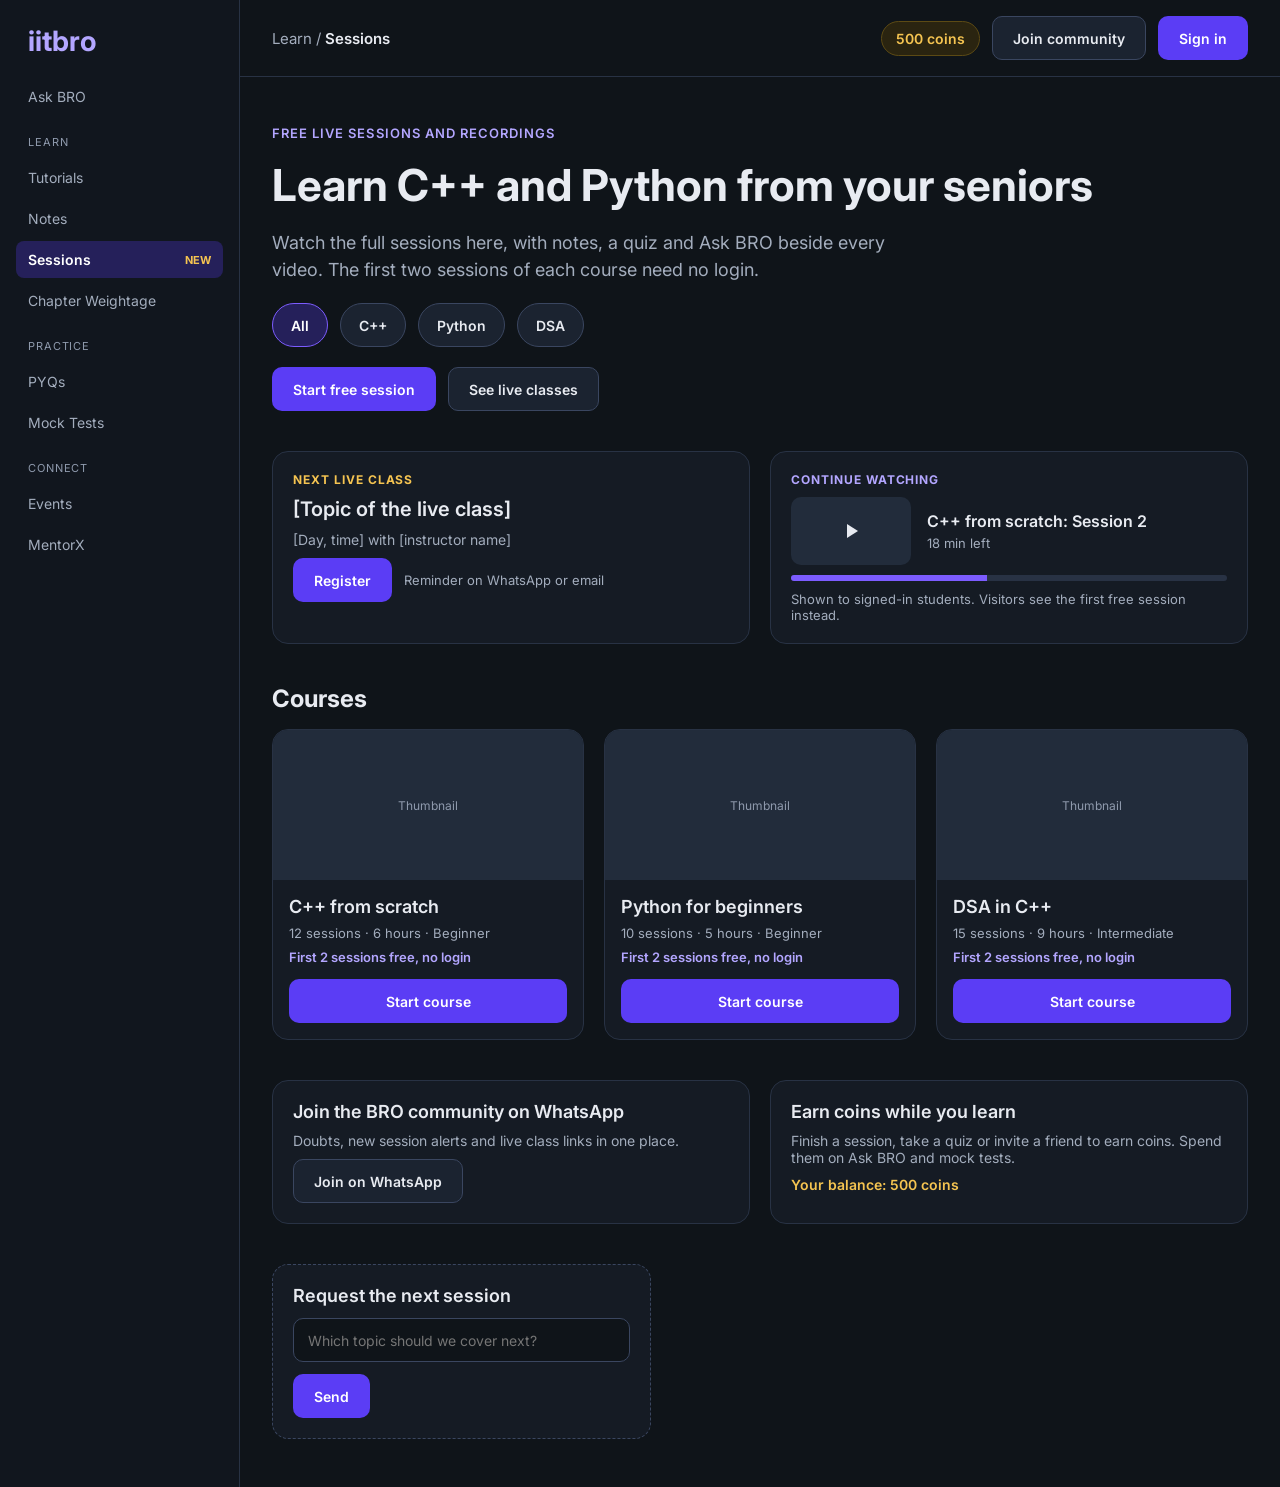
<file: index.html>
<!doctype html>
<html lang="en">
<head>
<meta charset="utf-8">
<meta name="viewport" content="width=device-width, initial-scale=1">
<title>Sessions | IIT Bro</title>
<meta name="description" content="Free C++ and Python sessions by your seniors, with notes, quizzes and Ask BRO beside every video.">
<link rel="icon" href="data:image/svg+xml,%3Csvg xmlns=%27http://www.w3.org/2000/svg%27 viewBox=%270 0 32 32%27%3E%3Crect width=%2732%27 height=%2732%27 rx=%278%27 fill=%27%235b3df5%27/%3E%3Ctext x=%2716%27 y=%2722%27 font-size=%2716%27 font-weight=%27700%27 text-anchor=%27middle%27 fill=%27white%27 font-family=%27Arial%27%3Ebro%3C/text%3E%3C/svg%3E">
<meta name="theme-color" content="#0f1419">
<link rel="canonical" href="https://iitbro.com/sessions">
<meta property="og:type" content="website">
<meta property="og:site_name" content="IIT Bro">
<meta property="og:title" content="Free C++ and Python sessions | IIT Bro">
<meta property="og:description" content="Free C++ and Python sessions by your seniors, with notes, quizzes and Ask BRO beside every video.">
<meta property="og:image" content="https://iitbro.com/og-image.png">
<meta name="twitter:card" content="summary_large_image">
<link rel="preconnect" href="https://fonts.googleapis.com">
<link href="https://fonts.googleapis.com/css2?family=Inter:wght@400;500;600;700&display=swap" rel="stylesheet">
<link rel="stylesheet" href="styles.css">
</head>
<body class="guest">
<a class="skip" href="#main">Skip to content</a>
<div class="app">

  <nav class="sidebar" aria-label="Main">
    <div class="logo">iitbro</div>
    <a class="nav-link" href="#">Ask BRO</a>
    <div class="nav-label">LEARN</div>
    <a class="nav-link" href="#">Tutorials</a>
    <a class="nav-link" href="#">Notes</a>
    <a class="nav-link active" href="index.html"><span>Sessions</span><span class="new">NEW</span></a>
    <a class="nav-link" href="#">Chapter Weightage</a>
    <div class="nav-label">PRACTICE</div>
    <a class="nav-link" href="#">PYQs</a>
    <a class="nav-link" href="#">Mock Tests</a>
    <div class="nav-label">CONNECT</div>
    <a class="nav-link" href="#">Events</a>
    <a class="nav-link" href="#">MentorX</a>
  </nav>

  <main class="main" id="main">
    <header class="topbar">
      <div class="crumbs">Learn / <strong>Sessions</strong></div>
      <div class="topbar-right">
        <span class="coins">500 coins</span>
        <a class="btn btn-ghost" href="#">Join community</a>
        <a class="btn btn-primary guest-only" href="#" data-signin>Sign in</a>
        <span class="avatar" title="Click to sign out" data-signout>R</span>
      </div>
    </header>

    <section class="hero">
      <div class="eyebrow">FREE LIVE SESSIONS AND RECORDINGS</div>
      <h1>Learn C++ and Python from your seniors</h1>
      <p>Watch the full sessions here, with notes, a quiz and Ask BRO beside every video. The first two sessions of each course need no login.</p>
      <div class="row">
        <button class="pill on" data-filter="all">All</button>
        <button class="pill" data-filter="cpp">C++</button>
        <button class="pill" data-filter="python">Python</button>
        <button class="pill" data-filter="dsa">DSA</button>
      </div>
      <div class="row">
        <a class="btn btn-primary" href="session.html">Start free session</a>
        <a class="btn btn-ghost" href="#live">See live classes</a>
      </div>
    </section>

    <section class="section" id="live">
      <article class="card">
        <div class="tag gold">NEXT LIVE CLASS</div>
        <div class="title">[Topic of the live class]</div>
        <div class="sub">[Day, time] with [instructor name]</div>
        <div class="row" style="align-items:center">
          <a class="btn btn-primary" href="#">Register</a>
          <span class="sub" style="font-size:13px">Reminder on WhatsApp or email</span>
        </div>
      </article>
      <article class="card">
        <div class="tag purple">CONTINUE WATCHING</div>
        <div class="resume">
          <div class="thumb-sm">
            <svg width="24" height="24" viewBox="0 0 24 24" aria-hidden="true"><path d="M8 5v14l11-7z" fill="#e8ebf1"/></svg>
          </div>
          <div>
            <div style="font-size:16px;font-weight:600">C++ from scratch: Session 2</div>
            <div class="sub" style="font-size:13px;margin-top:4px">18 min left</div>
          </div>
        </div>
        <div class="progress"><div style="width:45%"></div></div>
        <div class="sub" style="font-size:13px">Shown to signed-in students. Visitors see the first free session instead.</div>
      </article>
    </section>

    <section class="section col">
      <h2>Courses</h2>
      <div class="grid">
        <article class="course" data-topic="cpp">
          <div class="thumb">Thumbnail</div>
          <div class="body">
            <div class="name">C++ from scratch</div>
            <div class="meta">12 sessions · 6 hours · Beginner</div>
            <div class="free">First 2 sessions free, no login</div>
            <a class="btn btn-primary" href="session.html">Start course</a>
          </div>
        </article>
        <article class="course" data-topic="python">
          <div class="thumb">Thumbnail</div>
          <div class="body">
            <div class="name">Python for beginners</div>
            <div class="meta">10 sessions · 5 hours · Beginner</div>
            <div class="free">First 2 sessions free, no login</div>
            <a class="btn btn-primary" href="session.html">Start course</a>
          </div>
        </article>
        <article class="course" data-topic="dsa">
          <div class="thumb">Thumbnail</div>
          <div class="body">
            <div class="name">DSA in C++</div>
            <div class="meta">15 sessions · 9 hours · Intermediate</div>
            <div class="free">First 2 sessions free, no login</div>
            <a class="btn btn-primary" href="session.html">Start course</a>
          </div>
        </article>
      </div>
    </section>

    <section class="section">
      <article class="card">
        <div class="title" style="font-size:18px">Join the BRO community on WhatsApp</div>
        <div class="sub">Doubts, new session alerts and live class links in one place.</div>
        <a class="btn btn-ghost" style="align-self:flex-start" href="#">Join on WhatsApp</a>
      </article>
      <article class="card">
        <div class="title" style="font-size:18px">Earn coins while you learn</div>
        <div class="sub">Finish a session, take a quiz or invite a friend to earn coins. Spend them on Ask BRO and mock tests.</div>
        <div style="font-size:14px;color:var(--gold);font-weight:600">Your balance: 500 coins</div>
      </article>
    </section>

    <section class="section" style="padding-bottom:48px">
      <form class="request" id="request-form">
        <label for="topic">Request the next session</label>
        <div class="row">
          <input class="input" id="topic" type="text" placeholder="Which topic should we cover next?">
          <button class="btn btn-primary" type="submit">Send</button>
        </div>
      </form>
    </section>
  </main>
</div>
<script src="app.js"></script>
</body>
</html>
</file>
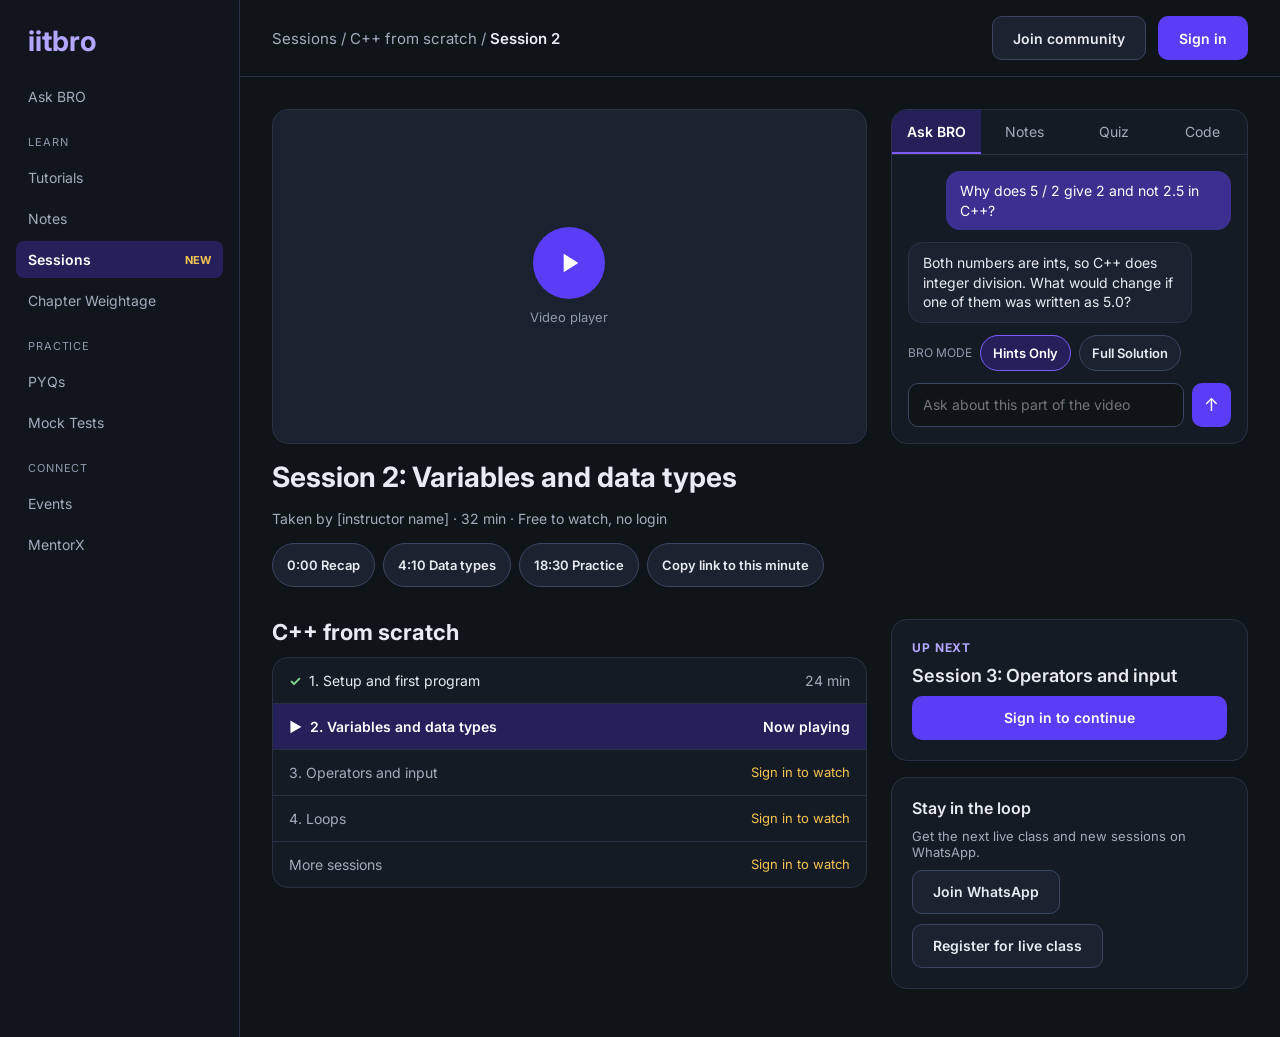
<file: session.html>
<!doctype html>
<html lang="en">
<head>
<meta charset="utf-8">
<meta name="viewport" content="width=device-width, initial-scale=1">
<title>Session 2: Variables and data types | C++ from scratch | IIT Bro</title>
<meta name="description" content="C++ from scratch, Session 2: variables and data types. Watch free with notes, a quiz and Ask BRO.">
<link rel="icon" href="data:image/svg+xml,%3Csvg xmlns=%27http://www.w3.org/2000/svg%27 viewBox=%270 0 32 32%27%3E%3Crect width=%2732%27 height=%2732%27 rx=%278%27 fill=%27%235b3df5%27/%3E%3Ctext x=%2716%27 y=%2722%27 font-size=%2716%27 font-weight=%27700%27 text-anchor=%27middle%27 fill=%27white%27 font-family=%27Arial%27%3Ebro%3C/text%3E%3C/svg%3E">
<meta name="theme-color" content="#0f1419">
<link rel="canonical" href="https://iitbro.com/sessions/cpp/variables-and-data-types">
<meta property="og:type" content="website">
<meta property="og:site_name" content="IIT Bro">
<meta property="og:title" content="Session 2: Variables and data types | C++ from scratch">
<meta property="og:description" content="Free C++ session on variables and data types, with notes, a quiz and Ask BRO.">
<meta property="og:image" content="https://iitbro.com/og-image.png">
<meta name="twitter:card" content="summary_large_image">
<link rel="preconnect" href="https://fonts.googleapis.com">
<link href="https://fonts.googleapis.com/css2?family=Inter:wght@400;500;600;700&display=swap" rel="stylesheet">
<script type="application/ld+json">
{"@context":"https://schema.org","@type":"VideoObject","name":"Session 2: Variables and data types","description":"C++ from scratch, session 2: variables and data types.","thumbnailUrl":"https://iitbro.com/thumbs/cpp-2.jpg","uploadDate":"2026-11-01","duration":"PT32M","embedUrl":"https://www.youtube-nocookie.com/embed/VIDEO_ID"}
</script>
<link rel="stylesheet" href="styles.css">
</head>
<body class="guest">
<a class="skip" href="#main">Skip to content</a>
<div class="app">

  <nav class="sidebar" aria-label="Main">
    <div class="logo">iitbro</div>
    <a class="nav-link" href="#">Ask BRO</a>
    <div class="nav-label">LEARN</div>
    <a class="nav-link" href="#">Tutorials</a>
    <a class="nav-link" href="#">Notes</a>
    <a class="nav-link active" href="index.html"><span>Sessions</span><span class="new">NEW</span></a>
    <a class="nav-link" href="#">Chapter Weightage</a>
    <div class="nav-label">PRACTICE</div>
    <a class="nav-link" href="#">PYQs</a>
    <a class="nav-link" href="#">Mock Tests</a>
    <div class="nav-label">CONNECT</div>
    <a class="nav-link" href="#">Events</a>
    <a class="nav-link" href="#">MentorX</a>
  </nav>

  <main class="main" id="main">
    <header class="topbar">
      <div class="crumbs"><a href="index.html">Sessions</a> / C++ from scratch / <strong>Session 2</strong></div>
      <div class="topbar-right">
        <a class="btn btn-ghost" href="#">Join community</a>
        <a class="btn btn-primary guest-only" href="#" data-signin>Sign in</a>
        <span class="avatar" title="Click to sign out" data-signout>R</span>
      </div>
    </header>

    <section class="watch">
      <div class="player-col">
        <div class="player">
          <!-- Replace this placeholder with your video embed, e.g.
               <iframe src="https://www.youtube-nocookie.com/embed/VIDEO_ID" title="Session 2" allowfullscreen></iframe> -->
          <div class="placeholder">
            <div class="play-dot"><svg width="32" height="32" viewBox="0 0 24 24" aria-hidden="true"><path d="M8 5v14l11-7z" fill="#fff"/></svg></div>
            Video player
          </div>
        </div>
        <h1>Session 2: Variables and data types</h1>
        <div class="sub" style="font-size:14px;color:var(--muted)">Taken by [instructor name] · 32 min · Free to watch, no login</div>
        <div class="chapters">
          <button class="pill">0:00 Recap</button>
          <button class="pill">4:10 Data types</button>
          <button class="pill">18:30 Practice</button>
          <button class="pill" data-copy-link>Copy link to this minute</button>
        </div>
      </div>

      <aside class="side-panel">
        <div class="tabs" role="tablist">
          <button class="tab on" role="tab" data-target="tab-bro">Ask BRO</button>
          <button class="tab" role="tab" data-target="tab-notes">Notes</button>
          <button class="tab" role="tab" data-target="tab-quiz">Quiz</button>
          <button class="tab" role="tab" data-target="tab-code">Code</button>
        </div>

        <div class="tab-body on" id="tab-bro">
          <div class="bubble me">Why does 5 / 2 give 2 and not 2.5 in C++?</div>
          <div class="bubble bro">Both numbers are ints, so C++ does integer division. What would change if one of them was written as 5.0?</div>
          <div class="row" style="gap:8px;align-items:center">
            <span style="font-size:12px;color:var(--faint)">BRO MODE</span>
            <button class="pill on" style="min-height:36px;font-size:13px;padding:0 12px">Hints Only</button>
            <button class="pill" style="min-height:36px;font-size:13px;padding:0 12px">Full Solution</button>
          </div>
          <div class="chat-input">
            <input class="input" type="text" aria-label="Ask about this part of the video" placeholder="Ask about this part of the video">
            <button class="send" aria-label="Send">&#8593;</button>
          </div>
        </div>

        <div class="tab-body" id="tab-notes">
          <div class="gated-content">
          <div class="sub" style="font-size:14px;color:var(--muted)">Session 2 notes (PDF): types, ranges, type casting, common mistakes.</div>
          <a class="btn btn-ghost" href="#">Download notes</a>
          </div>
          <div class="gate">
            <strong>Sign in to unlock this</strong>
            <span>One tap with Google. Notes, quiz and code for every session are free once you are signed in.</span>
            <button class="btn btn-white" data-signin>Continue with Google</button>
          </div>
        </div>
        <div class="tab-body" id="tab-quiz">
          <div class="gated-content">
          <div class="sub" style="font-size:14px;color:var(--muted)">5 questions and 1 small coding task.</div>
          <a class="btn btn-primary" href="#">Start quiz</a>
          </div>
          <div class="gate">
            <strong>Sign in to unlock this</strong>
            <span>One tap with Google. Notes, quiz and code for every session are free once you are signed in.</span>
            <button class="btn btn-white" data-signin>Continue with Google</button>
          </div>
        </div>
        <div class="tab-body" id="tab-code">
          <div class="gated-content">
          <div class="sub" style="font-size:14px;color:var(--muted)">Starter code for this session, run it in the browser.</div>
          <a class="btn btn-ghost" href="#">Open editor</a>
          </div>
          <div class="gate">
            <strong>Sign in to unlock this</strong>
            <span>One tap with Google. Notes, quiz and code for every session are free once you are signed in.</span>
            <button class="btn btn-white" data-signin>Continue with Google</button>
          </div>
        </div>

      </aside>
    </section>

    <section class="lower">
      <div class="list-col">
        <h2>C++ from scratch</h2>
        <div class="list">
          <a href="#"><span><span class="done">&#10003;</span>1. Setup and first program</span><span class="dim">24 min</span></a>
          <a class="now" href="session.html"><span>&#9654;&nbsp; 2. Variables and data types</span><span>Now playing</span></a>
          <a href="#"><span class="dim">3. Operators and input</span><span class="lock">Sign in to watch</span></a>
          <a href="#"><span class="dim">4. Loops</span><span class="lock">Sign in to watch</span></a>
          <a href="#"><span class="dim">More sessions</span><span class="lock">Sign in to watch</span></a>
        </div>
      </div>
      <div class="side-col">
        <article class="card" style="flex:none">
          <div class="tag purple">UP NEXT</div>
          <div class="title" style="font-size:18px">Session 3: Operators and input</div>
          <a class="btn btn-primary guest-only" href="#" data-signin>Sign in to continue</a>
        </article>
        <article class="card" style="flex:none">
          <div class="title" style="font-size:16px">Stay in the loop</div>
          <div class="sub" style="font-size:13px">Get the next live class and new sessions on WhatsApp.</div>
          <div class="row" style="gap:10px">
            <a class="btn btn-ghost" href="#">Join WhatsApp</a>
            <a class="btn btn-ghost" href="#">Register for live class</a>
          </div>
        </article>
      </div>
    </section>
  </main>
</div>
<script src="app.js"></script>
</body>
</html>
</file>
<file: styles.css>
:root {
  --bg: #0f1419;
  --panel: #151b24;
  --sidebar: #11161e;
  --line: #283244;
  --line-2: #3a4660;
  --text: #e8ebf1;
  --muted: #a3adbd;
  --faint: #8f9aad;
  --accent: #5b3df5;
  --accent-soft: #25205a;
  --accent-line: #7c5cff;
  --accent-text: #b3a6ff;
  --gold: #f5c451;
  --green: #7bd88f;
}

* { box-sizing: border-box; }
body {
  margin: 0;
  background: var(--bg);
  color: var(--text);
  font-family: Inter, system-ui, sans-serif;
}
a { text-decoration: none; color: inherit; }
h1, h2, p { margin: 0; }
button, input { font-family: inherit; }

/* ---------- Layout ---------- */
.app { display: flex; flex-wrap: wrap; min-height: 100vh; }
.sidebar {
  flex: 0 0 240px;
  padding: 20px 16px;
  background: var(--sidebar);
  border-right: 1px solid var(--line);
  display: flex;
  flex-direction: column;
  gap: 4px;
}
.logo { font-size: 28px; font-weight: 700; color: var(--accent-text); padding: 4px 12px 16px; }
.nav-label { font-size: 11px; letter-spacing: .08em; color: var(--faint); padding: 16px 12px 6px; }
.nav-link { display: block; padding: 10px 12px; border-radius: 8px; color: var(--muted); font-size: 14px; }
.nav-link:hover { background: #1b2330; }
.nav-link.active {
  display: flex; align-items: center; justify-content: space-between;
  background: var(--accent-soft); color: #fff; font-weight: 600;
}
.nav-link .new { font-size: 11px; font-weight: 700; color: var(--gold); }

.main { flex: 999 1 560px; min-width: 0; display: flex; flex-direction: column; }
.topbar {
  display: flex; flex-wrap: wrap; align-items: center; justify-content: space-between;
  gap: 12px; padding: 16px 32px; border-bottom: 1px solid var(--line);
}
.crumbs { font-size: 15px; color: var(--muted); }
.crumbs strong { color: var(--text); font-weight: 600; }
.topbar-right { display: flex; flex-wrap: wrap; align-items: center; gap: 12px; }
.coins {
  padding: 8px 14px; border-radius: 999px; background: #2a2410;
  border: 1px solid #5c4a14; color: var(--gold); font-size: 14px; font-weight: 600;
}
.avatar {
  display: flex; align-items: center; justify-content: center;
  width: 40px; height: 40px; border-radius: 999px; background: #3b2f8f; font-weight: 700;
}

/* ---------- Buttons ---------- */
.btn {
  display: inline-flex; align-items: center; justify-content: center;
  min-height: 44px; padding: 0 20px; border-radius: 10px;
  font-size: 14px; font-weight: 600; cursor: pointer; border: 1px solid transparent;
}
.btn-primary { background: var(--accent); color: #fff; }
.btn-primary:hover { background: #6c52ff; }
.btn-ghost { background: #1b2330; border-color: var(--line-2); color: var(--text); }
.btn-ghost:hover { border-color: var(--accent-line); }
.btn-white { background: #fff; color: #1a1f29; }
.pill {
  min-height: 44px; padding: 0 18px; border-radius: 999px;
  background: #1b2330; border: 1px solid var(--line-2); color: var(--text);
  font-size: 14px; font-weight: 600; cursor: pointer;
}
.pill.on { background: var(--accent-soft); border-color: var(--accent-line); color: #fff; }

/* ---------- Hero ---------- */
.hero { padding: 48px 32px 32px; display: flex; flex-direction: column; gap: 20px; max-width: 960px; }
.eyebrow { font-size: 13px; letter-spacing: .08em; color: var(--accent-text); font-weight: 600; }
.hero h1 { font-size: 44px; line-height: 1.1; font-weight: 700; }
.hero p { font-size: 18px; line-height: 1.5; color: var(--muted); max-width: 640px; }
.row { display: flex; flex-wrap: wrap; gap: 12px; }

/* ---------- Cards ---------- */
.section { padding: 8px 32px 32px; display: flex; flex-wrap: wrap; gap: 20px; }
.section.col { flex-direction: column; flex-wrap: nowrap; gap: 16px; }
.section h2 { font-size: 24px; font-weight: 700; }
.card {
  flex: 1 1 360px; min-width: 0; padding: 20px; background: var(--panel);
  border: 1px solid var(--line); border-radius: 16px;
  display: flex; flex-direction: column; gap: 10px;
}
.card .tag { font-size: 12px; letter-spacing: .08em; font-weight: 700; }
.tag.gold { color: var(--gold); }
.tag.purple { color: var(--accent-text); }
.card .title { font-size: 20px; font-weight: 600; }
.card .sub { font-size: 14px; color: var(--muted); }
.progress { height: 6px; border-radius: 999px; background: var(--line); overflow: hidden; }
.progress > div { height: 6px; background: var(--accent-line); }
.resume { display: flex; gap: 16px; align-items: center; }
.thumb-sm {
  flex: 0 0 120px; height: 68px; border-radius: 10px; background: #222c3b;
  display: flex; align-items: center; justify-content: center;
}

.grid { display: flex; flex-wrap: wrap; gap: 20px; }
.course {
  flex: 1 1 280px; min-width: 0; background: var(--panel);
  border: 1px solid var(--line); border-radius: 16px; overflow: hidden;
  display: flex; flex-direction: column;
}
.course .thumb {
  height: 150px; background: #222c3b; display: flex;
  align-items: center; justify-content: center; color: var(--faint); font-size: 12px;
}
.course .body { padding: 16px; display: flex; flex-direction: column; gap: 8px; }
.course .name { font-size: 18px; font-weight: 600; }
.course .meta { font-size: 13px; color: var(--muted); }
.course .free { font-size: 13px; color: var(--accent-text); font-weight: 600; }
.course .btn { margin-top: 6px; }

.request {
  max-width: 720px; padding: 20px; background: var(--panel);
  border: 1px dashed var(--line-2); border-radius: 16px;
  display: flex; flex-direction: column; gap: 12px;
}
.request label { font-size: 18px; font-weight: 600; }
.input {
  flex: 1 1 320px; min-width: 0; min-height: 44px; padding: 0 14px; border-radius: 10px;
  background: var(--bg); border: 1px solid var(--line-2); color: var(--text); font-size: 14px;
}
.input:focus { outline: 2px solid var(--accent-line); outline-offset: 1px; }

/* ---------- Session page ---------- */
.watch { padding: 32px; display: flex; flex-wrap: wrap; gap: 24px; align-items: flex-start; }
.player-col { flex: 2 1 560px; min-width: 0; display: flex; flex-direction: column; gap: 16px; }
.player {
  width: 100%; aspect-ratio: 16 / 9; border-radius: 16px; overflow: hidden;
  background: #1a2230; border: 1px solid var(--line);
  display: flex; align-items: center; justify-content: center;
}
.player iframe { width: 100%; height: 100%; border: 0; }
.player .placeholder { display: flex; flex-direction: column; align-items: center; gap: 10px; color: var(--faint); font-size: 13px; }
.play-dot { width: 72px; height: 72px; border-radius: 999px; background: var(--accent); display: flex; align-items: center; justify-content: center; }
.player-col h1 { font-size: 28px; font-weight: 700; }
.chapters { display: flex; flex-wrap: wrap; gap: 8px; }
.chapters .pill { font-size: 13px; padding: 0 14px; }

.side-panel {
  flex: 1 1 340px; min-width: 0; background: var(--panel);
  border: 1px solid var(--line); border-radius: 16px; overflow: hidden;
}
.tabs { display: flex; border-bottom: 1px solid var(--line); }
.tab {
  flex: 1; min-height: 44px; background: transparent; border: 0;
  border-bottom: 2px solid transparent; color: var(--muted); font-size: 14px; cursor: pointer;
}
.tab.on { background: var(--accent-soft); border-bottom-color: var(--accent-line); color: #fff; font-weight: 600; }
.tab-body { display: none; padding: 16px; flex-direction: column; gap: 12px; }
.tab-body.on { display: flex; }
.bubble { max-width: 88%; padding: 10px 14px; border-radius: 14px; font-size: 14px; line-height: 1.4; }
.bubble.me { align-self: flex-end; background: #3b2f8f; color: #fff; }
.bubble.bro { align-self: flex-start; background: #1b2330; border: 1px solid var(--line); }
.chat-input { display: flex; gap: 8px; }
.send { width: 44px; height: 44px; border-radius: 10px; background: var(--accent); border: 0; color: #fff; font-size: 18px; cursor: pointer; }
body:not(.guest) .guest-only { display: none; }
.gate strong { font-size: 14px; }
.gate span { font-size: 13px; color: var(--muted); }

.lower { padding: 0 32px 48px; display: flex; flex-wrap: wrap; gap: 24px; align-items: flex-start; }
.lower .list-col { flex: 2 1 560px; min-width: 0; display: flex; flex-direction: column; gap: 12px; }
.lower .list-col h2 { font-size: 22px; font-weight: 700; }
.lower .side-col { flex: 1 1 340px; min-width: 0; display: flex; flex-direction: column; gap: 16px; }
.list { border: 1px solid var(--line); border-radius: 16px; overflow: hidden; background: var(--panel); }
.list a {
  display: flex; align-items: center; justify-content: space-between; gap: 12px;
  padding: 14px 16px; border-bottom: 1px solid var(--line); font-size: 14px;
}
.list a:last-child { border-bottom: 0; }
.list a.now { background: var(--accent-soft); color: #fff; font-weight: 600; }
.list .done { color: var(--green); font-weight: 700; margin-right: 8px; }
.list .lock { font-size: 13px; color: var(--gold); }
.list .dim { color: var(--muted); }
body:not(.guest) .list .lock { display: none; }

/* ---------- Gate (inside locked tabs) ---------- */
.gate {
  display: none; padding: 16px; border-radius: 12px; background: var(--sidebar);
  border: 1px dashed var(--line-2); flex-direction: column; gap: 10px;
}
body.guest .gate { display: flex; }
body.guest .gated-content { display: none; }
.gated-content { display: flex; flex-direction: column; gap: 12px; }
.gate strong { font-size: 14px; }
.gate span { font-size: 13px; color: var(--muted); }

/* ---------- Accessibility ---------- */
.skip { position: absolute; left: -9999px; top: 8px; z-index: 10; background: #fff; color: #000; padding: 10px 14px; border-radius: 8px; }
.skip:focus { left: 8px; }
:focus-visible { outline: 2px solid var(--accent-line); outline-offset: 2px; }
@media (prefers-reduced-motion: reduce) { * { transition: none !important; scroll-behavior: auto !important; } }

/* ---------- Mobile: sidebar becomes a scrollable top strip ---------- */
@media (max-width: 800px) {
  .sidebar {
    flex: 0 0 100%; flex-direction: row; align-items: center; gap: 4px;
    padding: 10px 12px; overflow-x: auto; border-right: 0; border-bottom: 1px solid var(--line);
    position: sticky; top: 0; z-index: 5; white-space: nowrap;
  }
  .logo { padding: 0 12px 0 4px; font-size: 24px; }
  .nav-label { display: none; }
  .nav-link { flex: 0 0 auto; }
  .topbar, .hero, .watch { padding-left: 16px; padding-right: 16px; }
  .section, .lower { padding-left: 16px; padding-right: 16px; }
  .hero { padding-top: 28px; }
  .hero h1 { font-size: 32px; }
  .hero p { font-size: 16px; }
  .watch { padding-top: 16px; }
  .player-col h1 { font-size: 22px; }
}

body.guest .avatar { display: none; }
</file>
